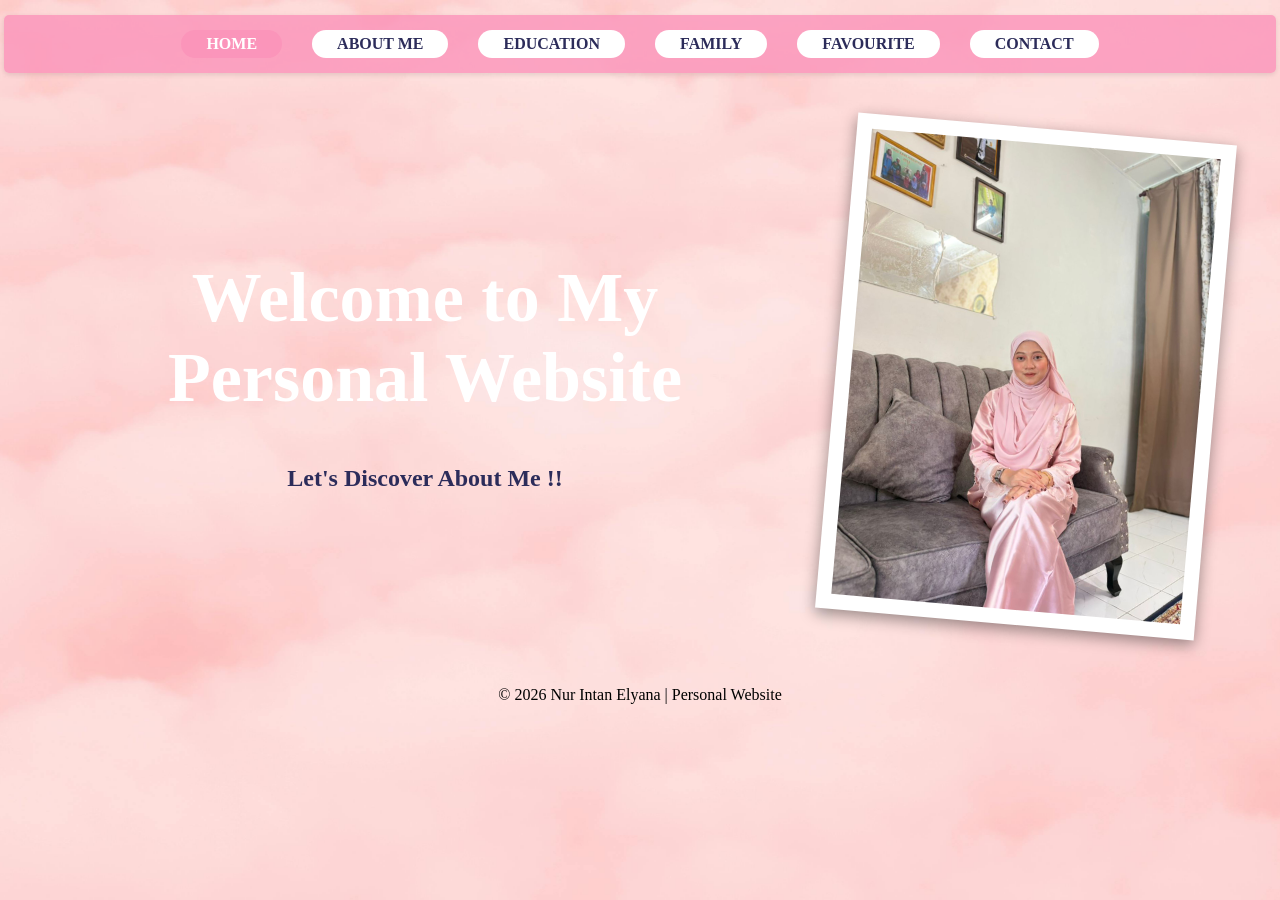
<file: index.html>
<html>
  <head>
    <title>My Personal Website</title>
    <link rel="stylesheet" href="style.css">
  </head>

<body>

<div class="menu-box">
  <div class="navbar">
    <a href="index.html" class="active">HOME</a>
    <a href="about_me.html">ABOUT ME</a>
    <a href="education.html">EDUCATION</a>
    <a href="myfamily.html">FAMILY</a>
    <a href="favourite.html">FAVOURITE</a>
    <a href="contact.html">CONTACT</a>
  </div>
</div>

<div class="hero">

  <div class="hero-text">
    <h1>Welcome to My Personal Website</h1>
    <h2><p>Let's Discover About Me !!</p></h2>
  </div>

  <div class="card">
    <div class="hero-image">
      <img src="images/personal_picture.jpeg" alt="Personal Image">
    </div>
  </div>

</div>
  <footer>
    <p>
       © 2026 Nur Intan Elyana | Personal Website
    </p>
  </footer>
</body>
</html>
</file>
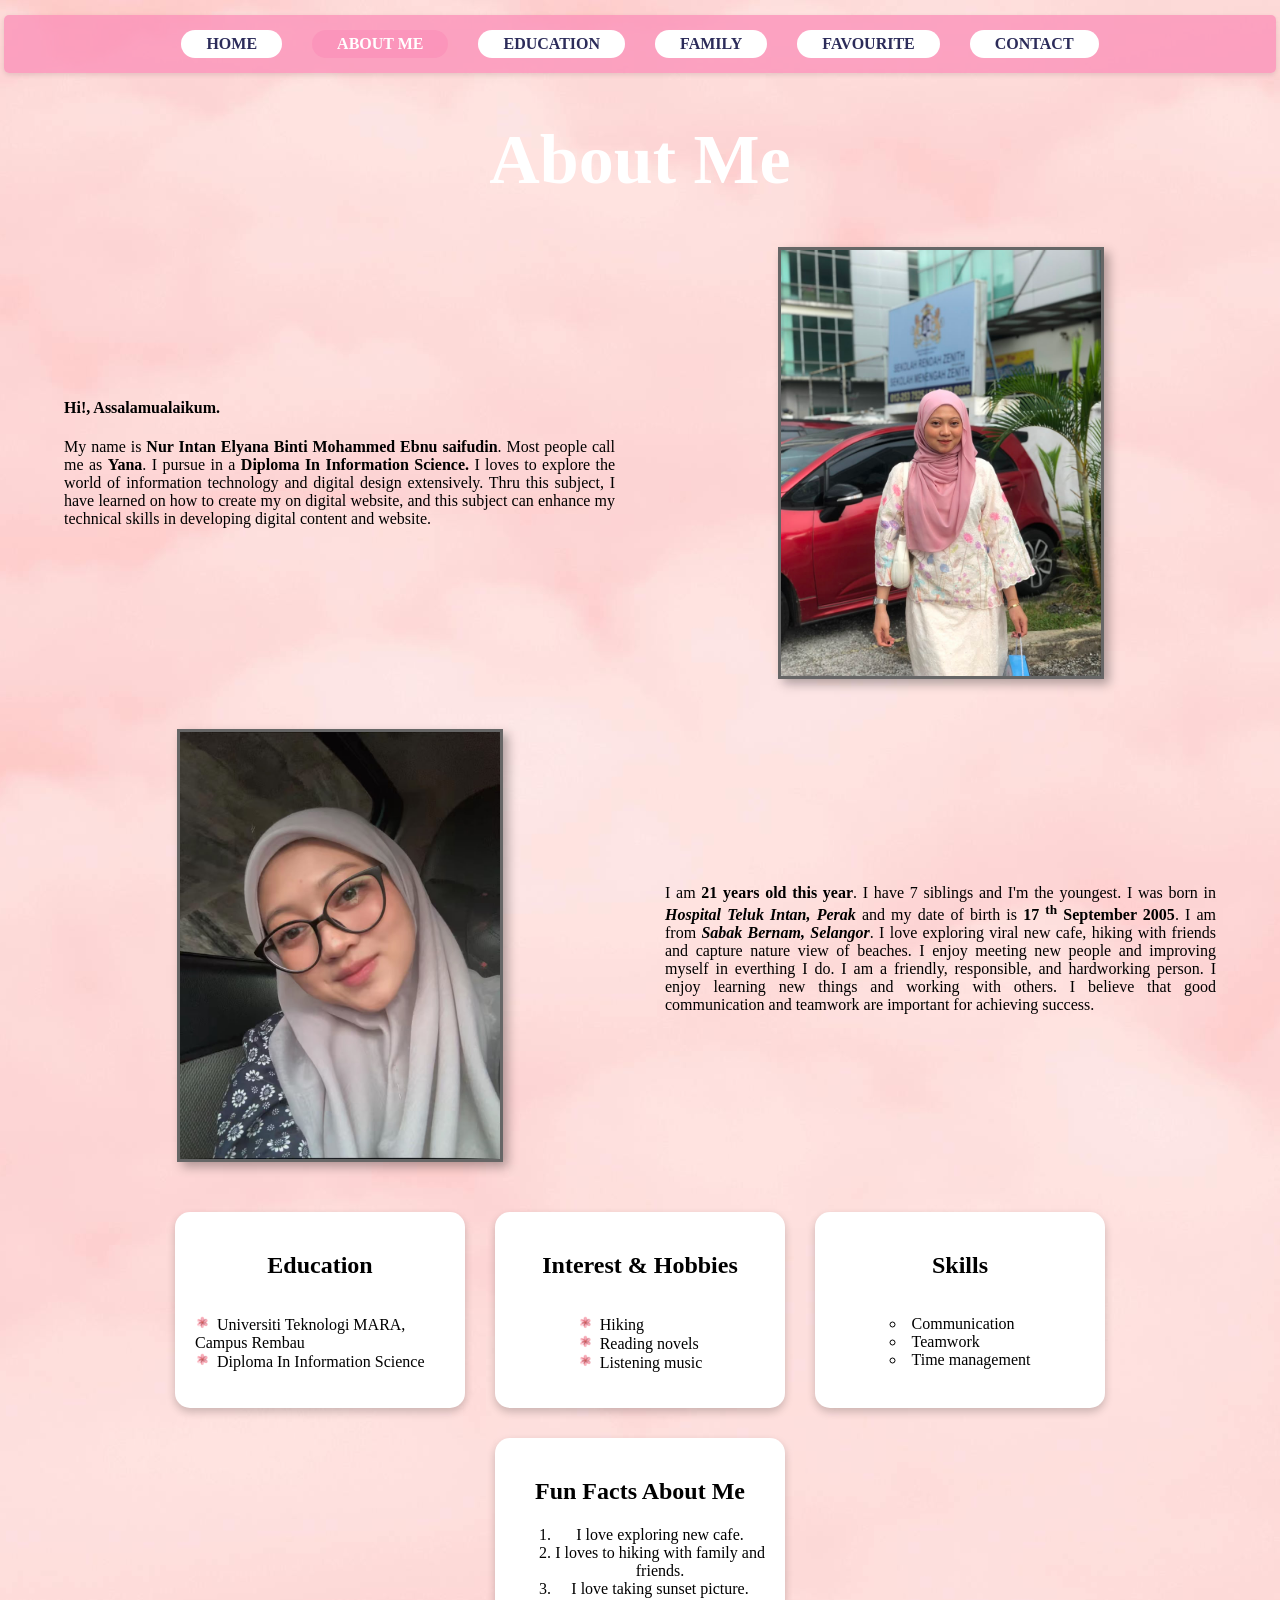
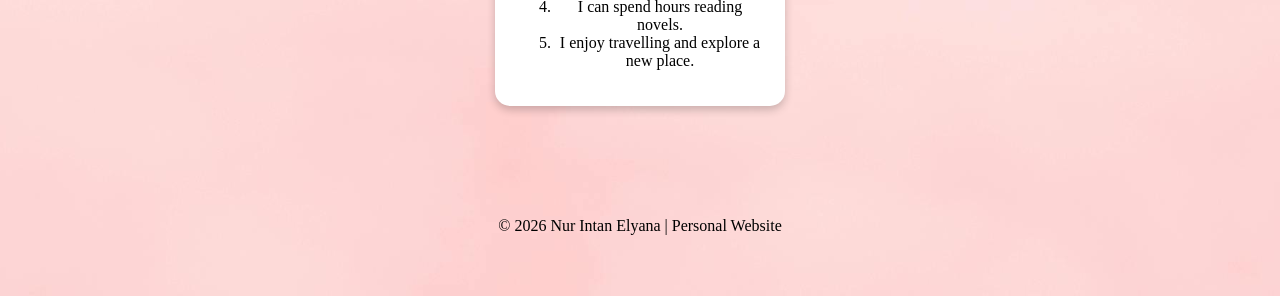
<file: about_me.html>
<html>
  <head>
    <title>About Me</title>
    <link rel="stylesheet" href="style.css">
  </head>

<body>

  <!-- Menu -->
  <div class="menu-box">
    <div class="navbar">
      <a href="index.html">HOME</a>
      <a href="about_me.html" class="active" target="_blank">ABOUT ME</a>
      <a href="education.html">EDUCATION</a>
      <a href="myfamily.html">FAMILY</a>
      <a href="favourite.html">FAVOURITE</a>
      <a href="contact.html">CONTACT</a>
    </div>
  </div>

  <!-- Hero -->
  <div class="hero-about_me">
    <!-- Center -->
    <div class="hero-text">
      <h1>About Me</h1>
    </div>

    <section class="about_me-row">

      <div class="about_me-text">
      <p><b>Hi!, Assalamualaikum.</b></p>
      <h4 style="text-align:justify"></h4>
      <p>
         My name is <b>Nur Intan Elyana Binti Mohammed Ebnu saifudin</b>. Most people call me as <b>Yana</b>. I pursue in a <b>Diploma In Information Science.</b> I loves
        to explore the world of information technology and digital design extensively. Thru this subject, I have learned on how to create my on digital website, and this 
        subject can enhance my technical skills in developing digital content and website.
      </p>
      </div>

        <div class="about_me-img-container">
          <img src="images/yana1.jpeg" alt="Yana Picture 1" class="about_me-img">
        </div>
    </section>
      
    <section class="about_me-row">

      <div class="about_me-img-container">
          <img src="images/yana2.jpeg" alt="Yana Picture 2" class="about_me-img">
      </div>

      <div class="about_me-text">
      <h4 style="text-align:justify"></h4>
      <p>
        I am <b>21 years old this year</b>. I have 7 siblings and I'm the youngest. I was born in <strong><i>Hospital Teluk Intan, Perak</i></strong> and my date of birth is <b>17 <sup>th</sup> September 2005</b>.
        I am from <strong><i>Sabak Bernam, Selangor</i></strong>.
        I love exploring viral new cafe, hiking with friends  and capture nature view of beaches. I enjoy meeting new people and improving myself in everthing I do. 
        I am a friendly, responsible, and hardworking person. I enjoy learning new things and working with others. I believe that good communication and teamwork are important for achieving success.
      </p>
      </div>
    </section>
    
    <div class="about_me-container">
       <!--education-->
      <div class="about_me-box">
      <h2>Education </h2>
        <ul>
            <li style="list-style-image:url(images/flower\ icon.png);">Universiti Teknologi MARA, Campus Rembau</li>
            <li style="list-style-image:url(images/flower\ icon.png);">Diploma In Information Science</li> 
        </ul>
      </div>
      
      <!--interest & hobbies-->
      <div class="about_me-box">
      <h2>Interest & Hobbies</h2>
        <ul>
            <li style="list-style-image:url(images/flower\ icon.png);">Hiking</li>
            <li style="list-style-image:url(images/flower\ icon.png);">Reading novels</li>
            <li style="list-style-image:url(images/flower\ icon.png);">Listening music</li>
        </ul>
      </div>
    
      <!--skills-->
      <div class="about_me-box">
      <h2>Skills</h2>
        <ul type="circle">
            <li>Communication</li>
            <li>Teamwork</li>
            <li>Time management</li>
        </ul>
      </div>

      <!--fun facts-->
      <div class="about_me-box">
      <h2>Fun Facts About Me</h2>
      <h4 style="text-align:justify"></h4>
        <ol>
          <li>I love exploring new cafe.</li>
          <li>I loves to hiking with family and friends.</li>
          <li>I love taking sunset picture.</li>
          <li>I can spend hours reading novels.</li>
          <li>I enjoy travelling and explore a new place.</li>
        </ol>
      </div>
    </div>
     <footer>
    <p>
     © 2026 Nur Intan Elyana | Personal Website
    </p>
    </footer>
</body>
</html>
</file>
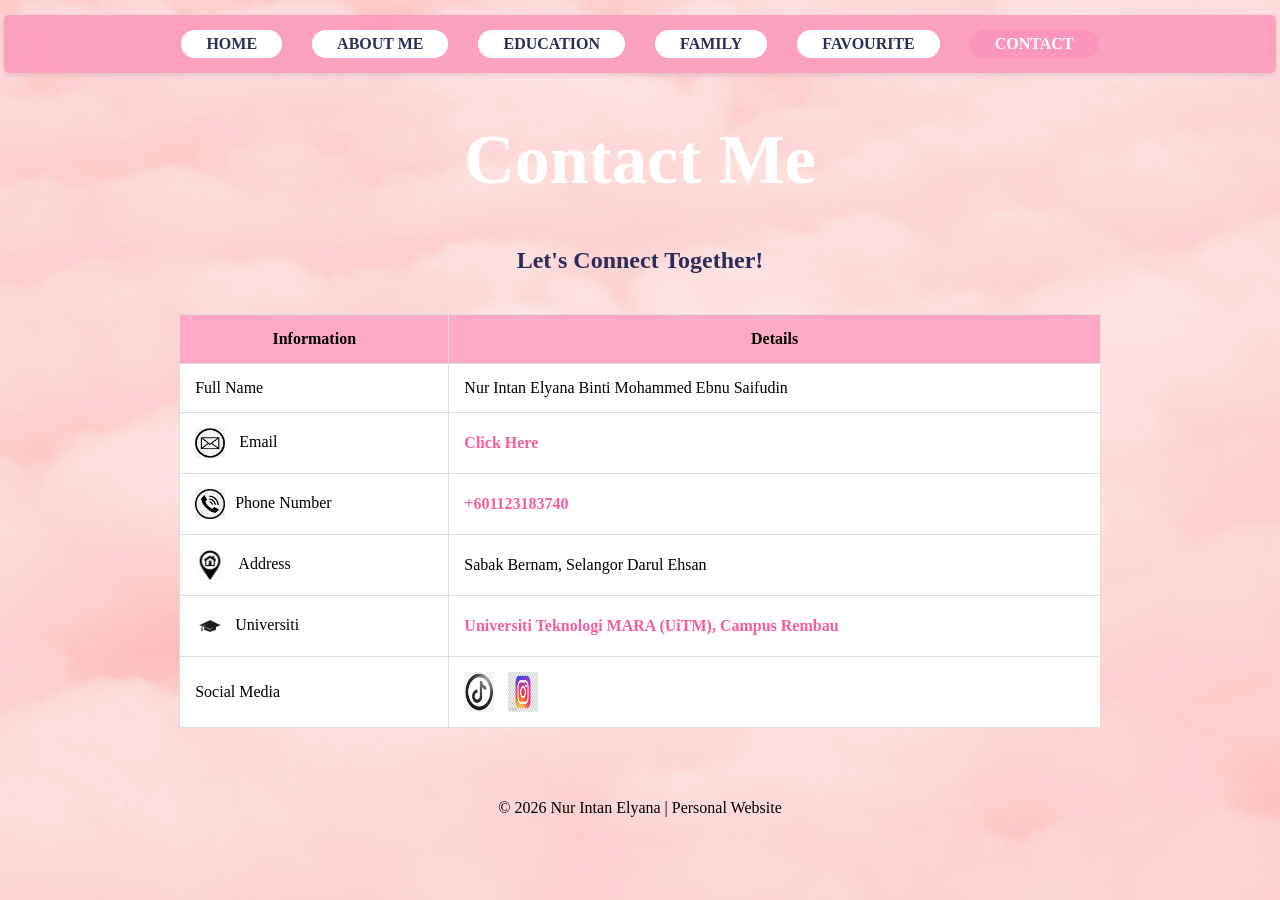
<file: contact.html>
<html>
  <head>
    <title>Contact</title>
    <link rel="stylesheet" href="style.css">
  </head>

<body>

    <!-- Menu -->
    <div class="menu-box">
        <div class="navbar">
            <a href="index.html">HOME</a>
            <a href="about_me.html">ABOUT ME</a>
            <a href="education.html">EDUCATION</a>
            <a href="myfamily.html">FAMILY</a>
            <a href="favourite.html">FAVOURITE</a>
            <a href="contact.html" class="active">CONTACT</a>
        </div>
    </div>

    <!-- Title -->
    <div class="hero-text">
        <h1>Contact Me</h1>
        <h2>Let's Connect Together!</h2>
    </div>

    <!-- Contact Table -->
    <div class="contact-table-container">

        <table class="contact-table">

            <tr>
                <th>Information</th>
                <th>Details</th>
            </tr>

            <tr>
                <td>Full Name</td>
                <td>Nur Intan Elyana Binti Mohammed Ebnu Saifudin</td>
            </tr>

            <tr>
                <td>
                  <img src="images/mail.png" alt="Email Logo" width="30"> Email
                </td>
                <td>
                  <a href="mailto:2024936361@student.uitm.edu.my?body=Hello Elyana.">Click Here</a>
                </td>
            </tr>

            <tr>
                <td>
                  <img src="images/phone.png" alt="Phone Number" width="30">Phone Number
                </td>
                <td>
                    <a href="tel:+601123183740">+601123183740</a>
                </td>
            </tr>

            <tr>
                <td>
                  <img src="images/address.png" alt="Address Logo" width="30"> Address
                </td>
                <td>Sabak Bernam, Selangor Darul Ehsan</td>
            </tr>

            <tr>
                <td>
                  <img src="images/universiti.avif" alt="Universiti Logo" width="30">Universiti
                </td>
                <td>
                    <a href="https://nsembilan.uitm.edu.my/rembau/" target="_blank">Universiti Teknologi MARA (UiTM), Campus Rembau
                </td>
            </tr>

            <tr>
                <td>Social Media</td>
                <td>
                    <a href="https://www.tiktok.com/@eyynaa._0" target="_blank"><img src="images/tt.png" width="40" height="40"></a> 
                    <a href="https://www.instagram.com/elynasfdn?igsh=MW9nZzc0NGlyYXZ0cA==" target="_blank"><img src="images/ig.png" width="40" height="40"></a>  
                </td>
            </tr>

        </table>

    </div>
    <footer>
        <p>
          © 2026 Nur Intan Elyana | Personal Website
        </p>
      </footer>
</body>
</html>
</file>
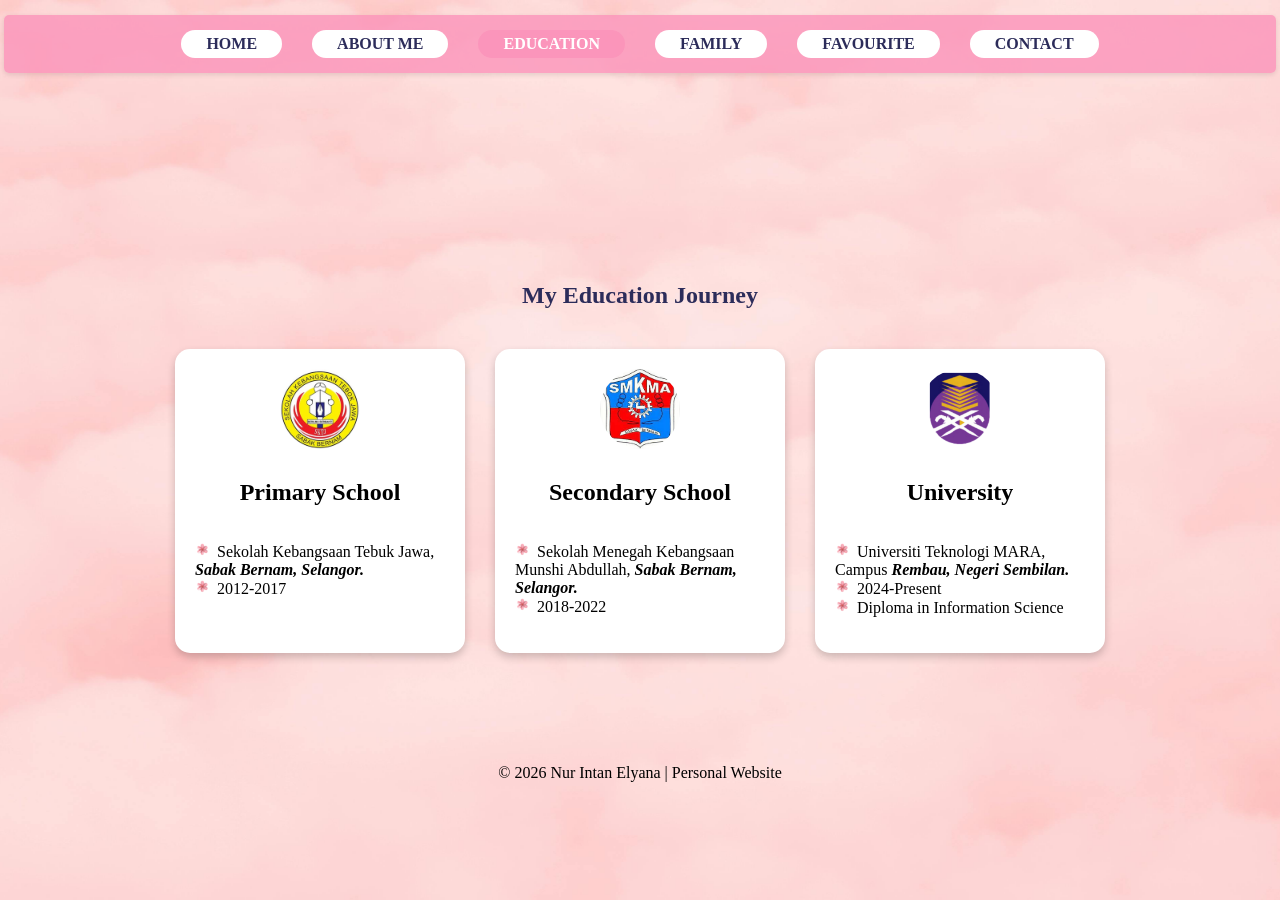
<file: education.html>
<html>
  <head>
    <title>Education</title>
<link rel="stylesheet" href="style.css">
  </head>

<body>

  <!-- Menu -->
  <div class="menu-box">
    <div class="navbar">
      <a href="index.html">HOME</a>
      <a href="about_me.html">ABOUT ME</a>
      <a href="education.html" class="active">EDUCATION</a>
      <a href="myfamily.html">FAMILY</a>
      <a href="favourite.html">FAVOURITE</a>
      <a href="contact.html">CONTACT</a>
    </div>
  </div>

  <!-- Center -->
    <div class="hero-text">
      <marquee><h1 style="text-align:center">Education</h1></marquee>
    </div>

    <div class="hero-text">
      <h2 style="text-align:center">My Education Journey</h2>
    </div>

    <div class="education-container">
      
      <!--Primary School-->
      <div class="education-box">
        <a href="https://www.facebook.com/people/SK-TEBOK-JAWA/100054616681979/#" target="_blank">
        <img src="images/logo sktj.jpg" class="school-logo">
        </a>
      <h2>Primary School</h2>
          <ul>
              <li style="list-style-image:url(images/flower\ icon.png);">Sekolah Kebangsaan Tebuk Jawa, <strong><i>Sabak Bernam, Selangor.</strong></i></li>
              <li style="list-style-image:url(images/flower\ icon.png);">2012-2017</li>
          </ul>
      </div>

      <!--Secondary School-->
      <div class="education-box">
        <a href="https://smkmasb.blogspot.com/" target="_blank">
        <img src="images/logo smk munshi.jpeg" class="school-logo">
        </a>
      <h2>Secondary School</h2>
          <ul>
              <li style="list-style-image:url(images/flower\ icon.png);">Sekolah Menegah Kebangsaan Munshi Abdullah, <strong><i>Sabak Bernam, Selangor.</strong></i></li>
              <li style="list-style-image:url(images/flower\ icon.png);">2018-2022</li>
          </ul>
      </div>

      <!--University-->
      <div class="education-box">
        <a href="https://nsembilan.uitm.edu.my/rembau/" target="_blank">
        <img src="images/logo uitm.png" class="school-logo">
        </a>
      <h2>University</h2>
          <ul>
              <li style="list-style-image:url(images/flower\ icon.png);">Universiti Teknologi MARA, Campus <strong><i>Rembau, Negeri Sembilan.</strong></i></li>
              <li style="list-style-image:url(images/flower\ icon.png);">2024-Present</li>
              <li style="list-style-image:url(images/flower\ icon.png);">Diploma in Information Science</li>
          </ul>
      </div>
    </div>
    <footer>
        <p>
          © 2026 Nur Intan Elyana | Personal Website
        </p>
      </footer>
</body>
</html>
</file>
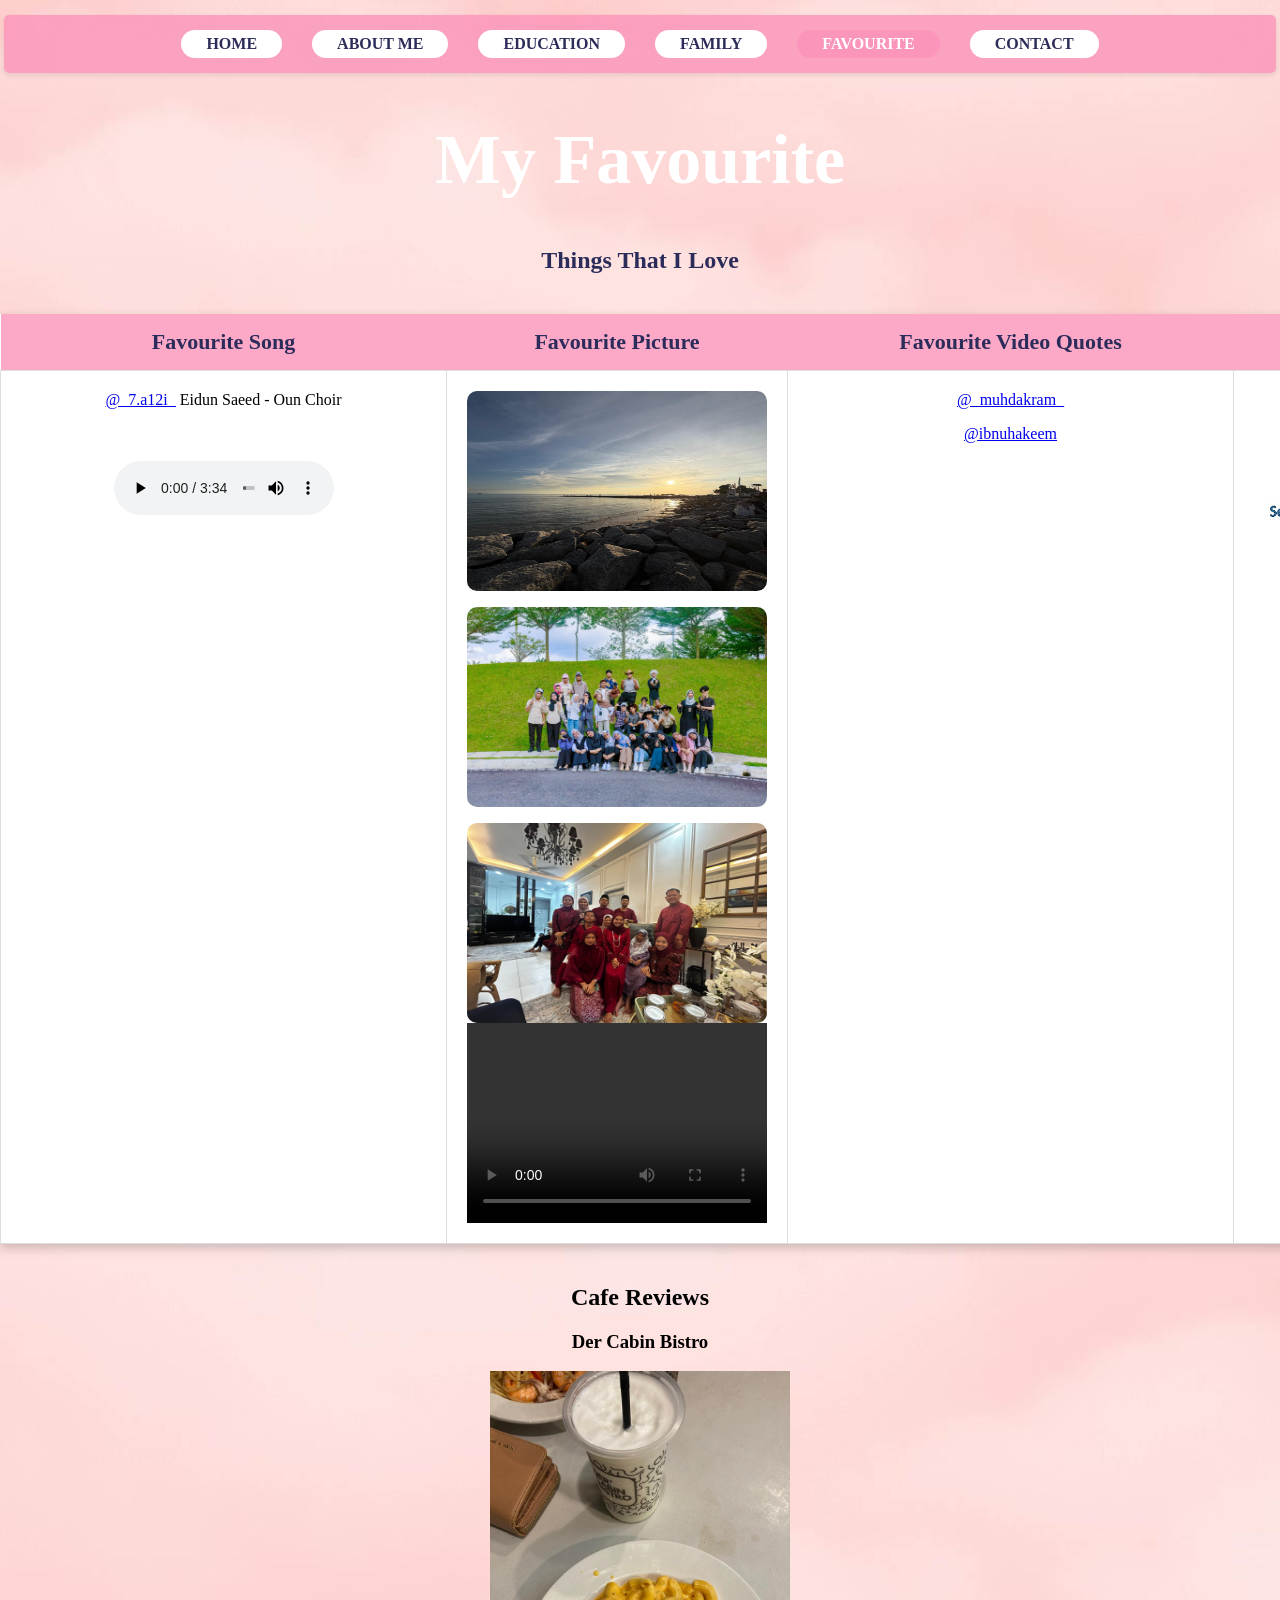
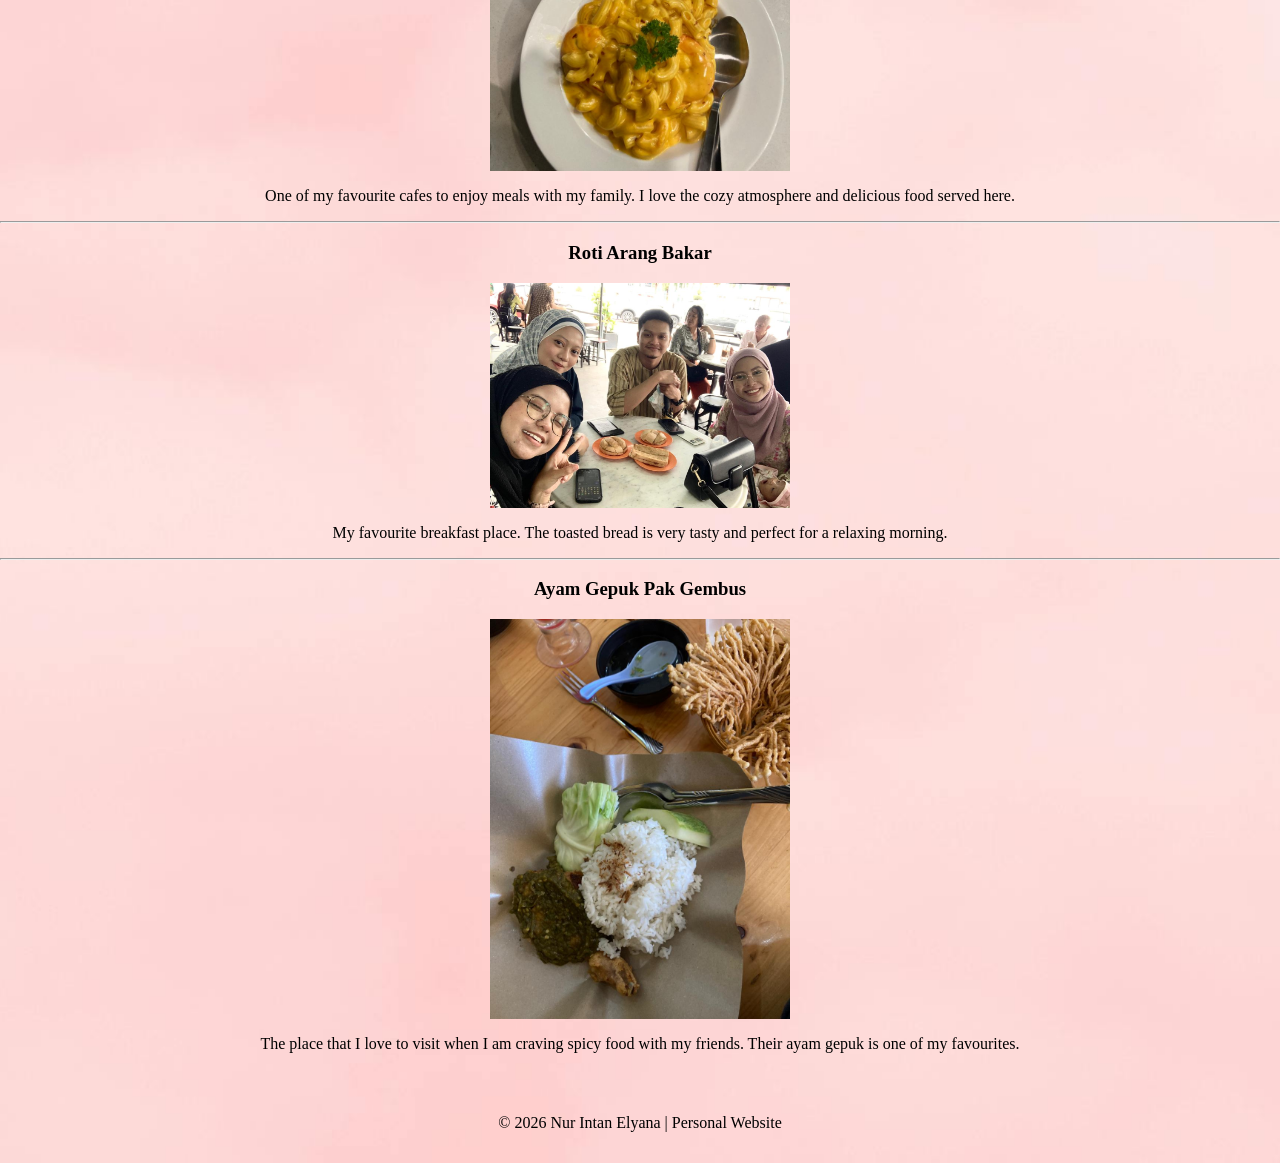
<file: favourite.html>
<html>
<head>
  <title>My Favourite</title>
  <link rel="stylesheet" href="style.css">
</head>

<body>

  <!-- Menu -->
  <div class="menu-box">
    <div class="navbar">
      <a href="index.html">HOME</a>
      <a href="about_me.html">ABOUT ME</a>
      <a href="education.html">EDUCATION</a>
      <a href="myfamily.html">FAMILY</a>
      <a href="favourite.html" class="active">FAVOURITE</a>
      <a href="contact.html">CONTACT</a>
    </div>
  </div>

  <!-- Page Title -->
  <div class="hero-text">
    <h1>My Favourite</h1>
    <h2>Things That I Love</h2>
  </div>

  <!-- Favourite Table -->
  <table class="favourite-table">
    <tr>
      <th>Favourite Song</th>
      <th>Favourite Picture</th>
      <th>Favourite Video Quotes</th>
      <th>Cafe Hunting</th>
    </tr>

    <tr>
      <!-- Favourite Song -->
      <td align="center">
        <blockquote class="tiktok-embed"
          cite="https://www.tiktok.com/@_7.a12i_/video/7645499612014382343"
          data-video-id="7645499612014382343"
          style="max-width: 605px; min-width: 325px;">
          <section>
            <a target="_blank" title="@_7.a12i_" href="https://www.tiktok.com/@_7.a12i_?refer=embed">@_7.a12i_</a>
            Eidun Saeed - Oun Choir
          </section>
        </blockquote>
        <script async src="https://www.tiktok.com/embed.js"></script>

        <br><br>

        <audio controls>
          <source src="audio/traveler.mp3" type="audio/mpeg">
          Your browser does not support the audio element.
        </audio>
      </td>

      <!-- Favourite Picture -->
      <td align="center">
        <img src="images/pantai.jpeg" width="300" height="200" alt="Beach Picture">
        <p><img src="images/classmate.jpeg" width="300" height="200" alt="Classmate Picture"></p>
        <img src="images/family.jpeg" width="300" height="200" alt="Family Picture">
        <video width="300" height="200" controls>
          <source src="video/friends.mp4" type="video/mp4">
        </video>
      </td>

      <!-- Favourite Video Quotes -->
      <td align="center">
        <blockquote class="tiktok-embed"
          cite="https://www.tiktok.com/@_muhdakram_/video/7528612399398554888"
          data-video-id="7528612399398554888"
          style="max-width: 605px; min-width: 325px;">
          <section>
            <a target="_blank" title="@_muhdakram_" href="https://www.tiktok.com/@_muhdakram_?refer=embed">@_muhdakram_</a>
          </section>
        </blockquote>
        <script async src="https://www.tiktok.com/embed.js"></script>

        <p>
          <blockquote class="tiktok-embed"
            cite="https://www.tiktok.com/@ibnuhakeem/video/7373988474178800903"
            data-video-id="7373988474178800903"
            style="max-width: 605px; min-width: 325px;">
            <section>
              <a target="_blank" title="@ibnuhakeem" href="https://www.tiktok.com/@ibnuhakeem?refer=embed">@ibnuhakeem</a>
            </section>
          </blockquote>
          <script async src="https://www.tiktok.com/embed.js"></script>
        </p>
      </td>

      <!-- Cafe Hunting with Image Map -->
      <td align="center">
        <h3>My Cafe Hunting Journey</h3>
        <p><b>Click on the map to visit the cafe website!</b></p>

        <img src="images/map.jpeg" alt="Malaysia Cafe Map" usemap="#cafe-map" width="350">

        <map name="cafe-map">
          <!-- Der Cabin Bistro -->
          <area target="_blank" alt="Der Cabin Bistro" title="Der Cabin Bistro" href="https://www.dercabin.com.my/" coords="304,158,299,166,305,173,301,180,294,182,290,188,293,196,291,202,291,209,287,215,295,226,301,231,307,236,315,236,323,242,338,252,352,263,371,274,383,286,390,304,399,296,415,290,425,287,438,287,447,288,447,279,449,269,465,278,471,288,479,294,481,284,478,268,471,256,465,244,459,224,449,205,442,189,431,176,430,160,421,180,401,174,351,164,333,150,325,142,316,134,308,136" shape="poly">

          <!-- Roti Arang Bakar -->
          <area target="_blank" alt="Roti Arang Bakar" title="Roti Arang Bakar" href="https://kedaiikanbakarnearme.my/roti-bakar-arang-fadzil-house/" coords="229,181,248,172,263,172,275,173,281,176,285,186,285,195,283,204,283,210,275,210,265,206,254,202,243,199" shape="poly">

          <!-- Ayam Gepuk Pak Gembus -->
          <area target="_blank" alt="Ayam Gepuk Pak Gembus" title="Ayam Gepuk Pak Gembus" href="https://ayamgepukpakgembus.com.my/outlets/" coords="139,64,162,59,182,68,188,80,188,94,186,109,175,114,167,110,160,105" shape="poly">
        </map>
      </td>
    </tr>
  </table>

  <!-- Cafe Review Section -->
  <div class="cafe-review" align="center">
    <h2>Cafe Reviews</h2>

    <h3>Der Cabin Bistro</h3>
    <img src="images/dercabin.jpeg" width="300" alt="Der Cabin Bistro">
    <p>One of my favourite cafes to enjoy meals with my family. I love the cozy atmosphere and delicious food served here.</p>

    <hr>

    <h3>Roti Arang Bakar</h3>
    <img src="images/rotirangbakar.jpeg" width="300" alt="Roti Arang Bakar">
    <p>My favourite breakfast place. The toasted bread is very tasty and perfect for a relaxing morning.</p>

    <hr>

    <h3>Ayam Gepuk Pak Gembus</h3>
    <img src="images/pakgembus.jpeg" width="300" alt="Ayam Gepuk Pak Gembus">
    <p>The place that I love to visit when I am craving spicy food with my friends. Their ayam gepuk is one of my favourites.</p>
  </div>

  <!-- Footer -->
  <footer>
    <p>© 2026 Nur Intan Elyana | Personal Website</p>
  </footer>

</body>
</html>
</file>
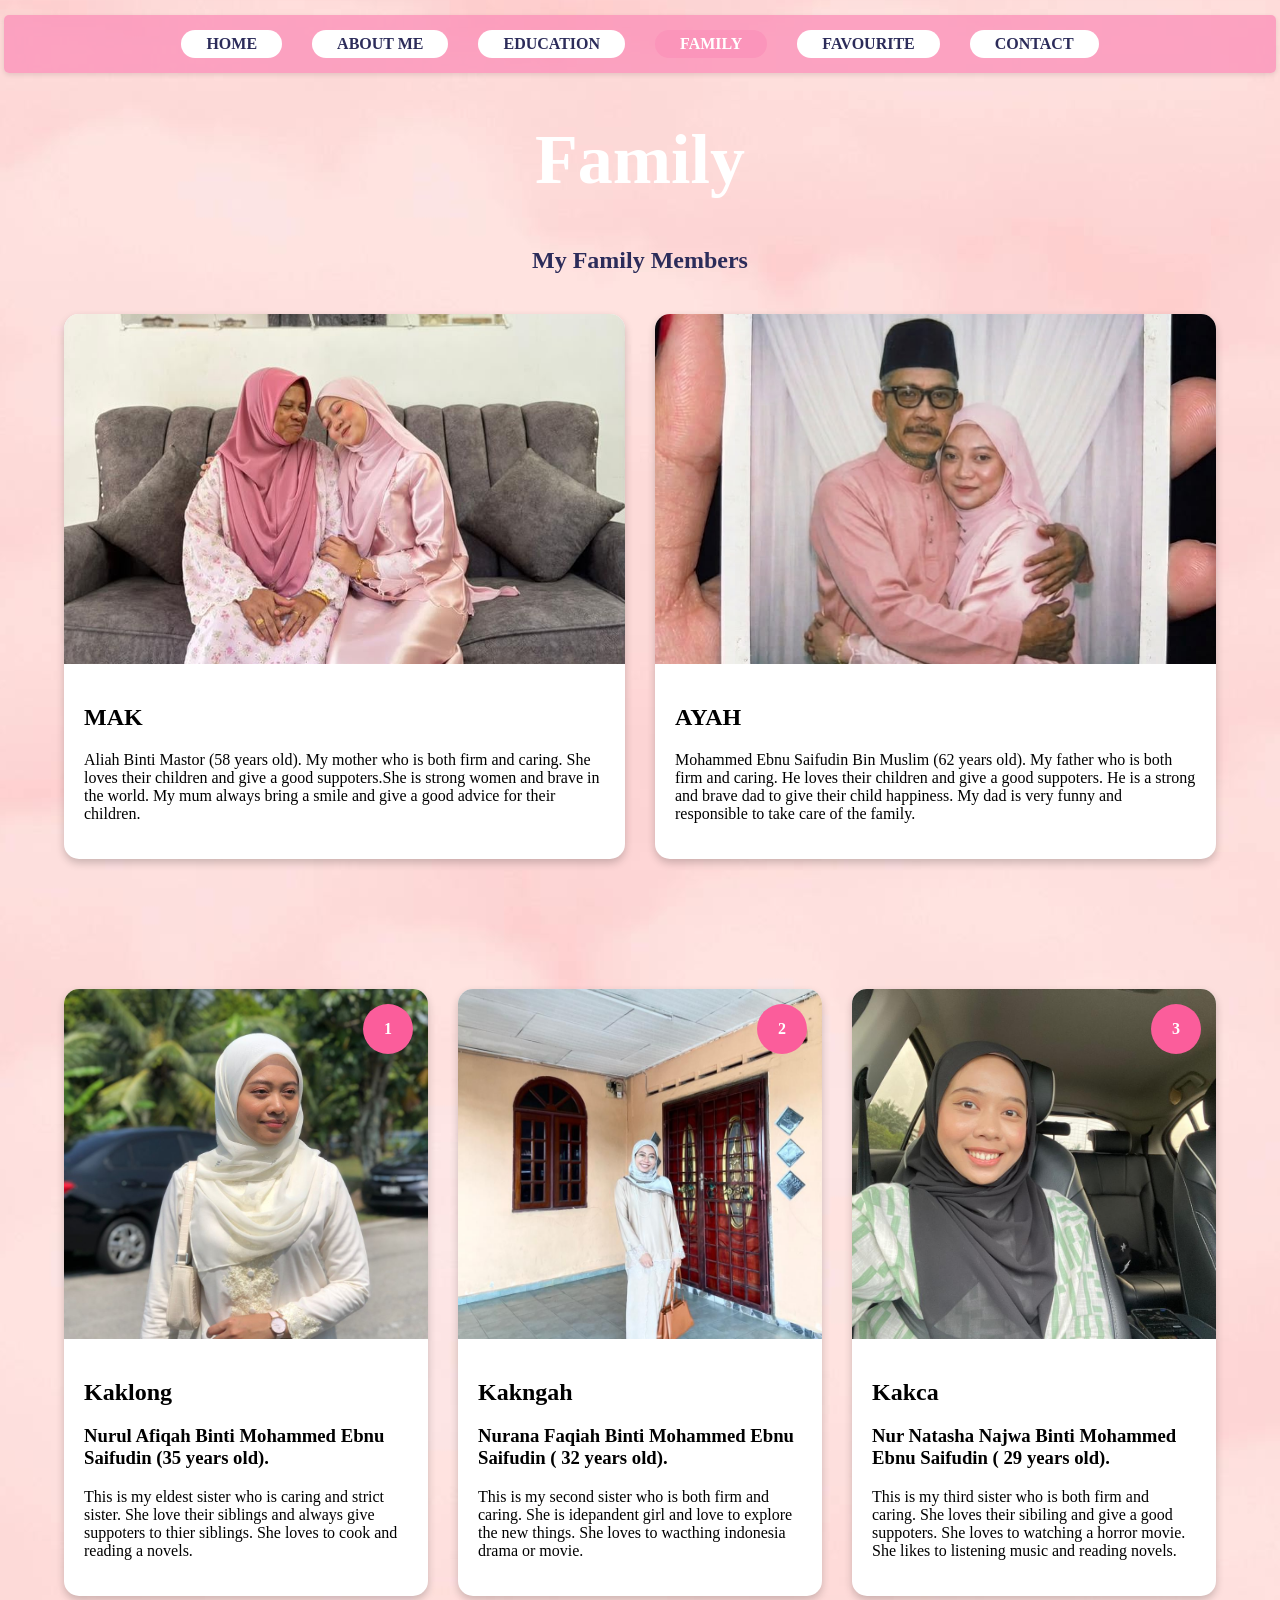
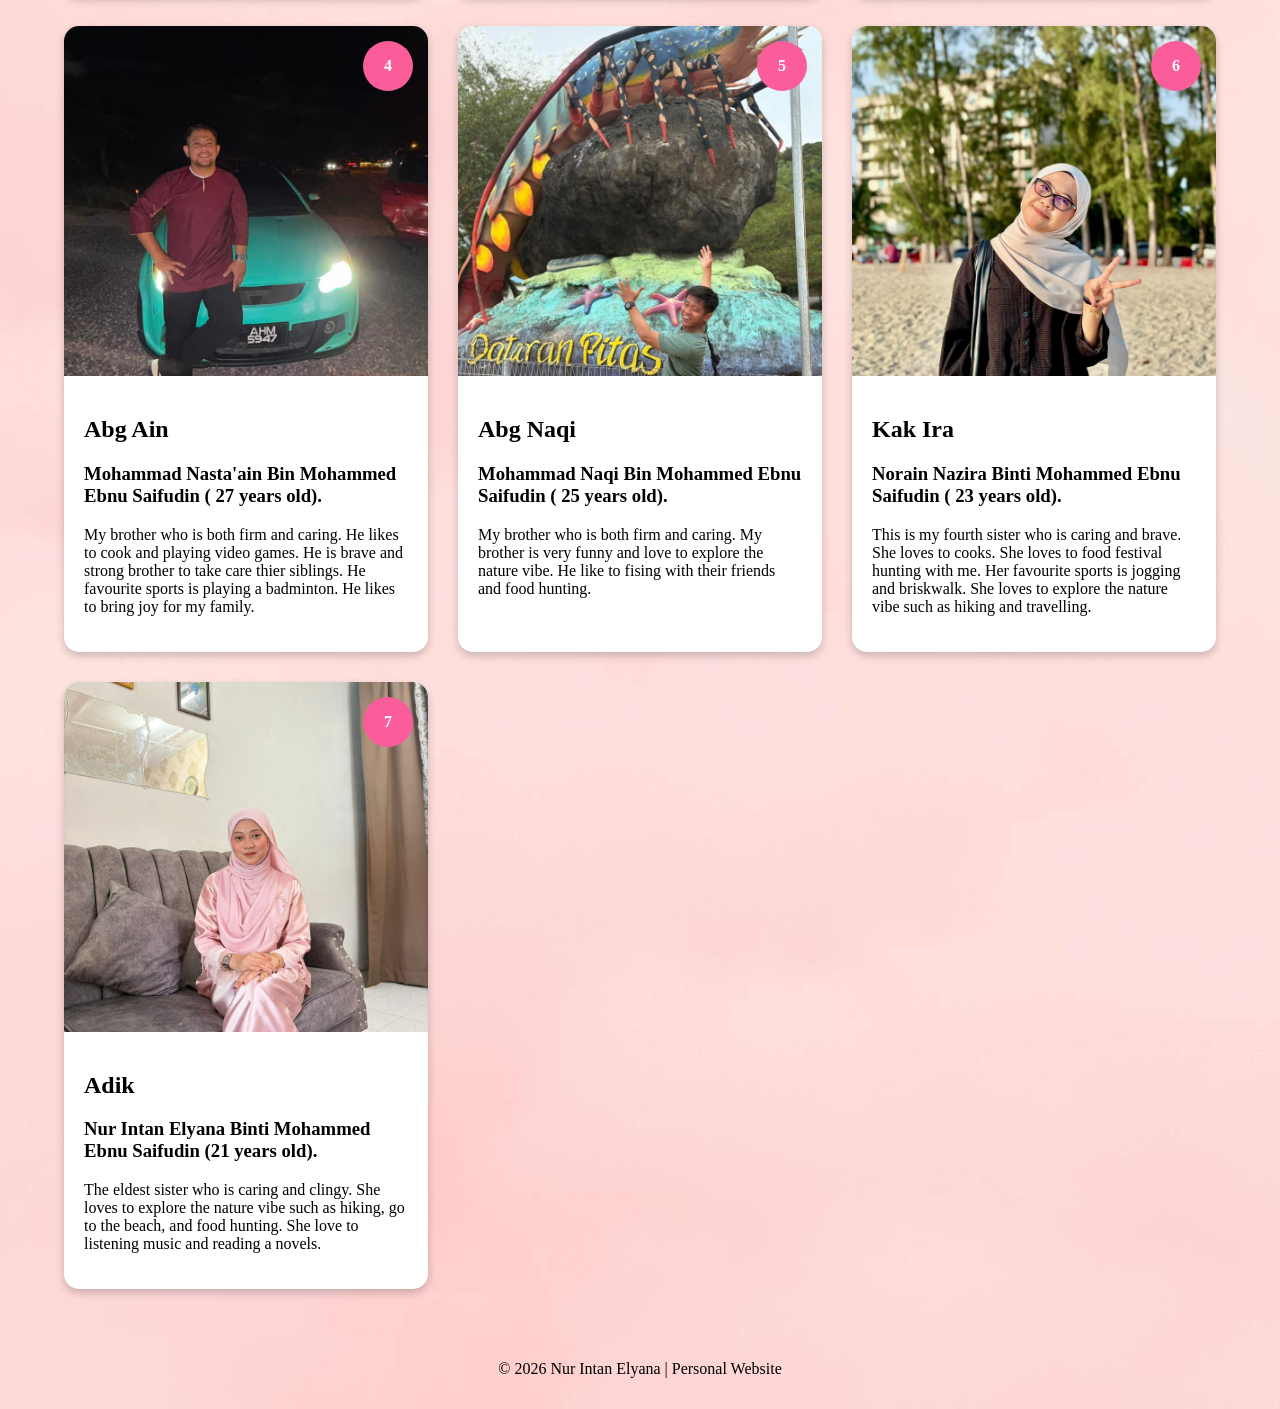
<file: myfamily.html>
<html>
  <head>
  <title>Test Family</title>
<link rel="stylesheet" href="style.css">
  </head>

<body>

  <!-- Menu -->
  <div class="menu-box">
    <div class="navbar">
      <a href="index.html">HOME</a>
      <a href="about_me.html">ABOUT ME</a>
      <a href="education.html">EDUCATION</a>
      <a href="myfamily.html" class="active">FAMILY</a>
      <a href="favourite.html">FAVOURITE</a>
      <a href="contact.html">CONTACT</a>
    </div>
  </div>

  <!-- Center -->
    <div class="hero-text">
      <h1 style="text-align:center">Family</h1>
    </div>

    <div class="hero-text">
      <h2 style="text-align:center">My Family Members</h2>
    </div>

     <!--Parents Section-->
    <div class="parents-section">
        <!--mak-->
        <div class="parents-box">
            <img src="images/family.mak.jpeg" alt="Mak">
            <div class="parents-content">
                <h2>MAK</h2>
                <p>
                Aliah Binti Mastor (58 years old).
                My mother who is both firm and caring. She loves their children and give a good suppoters.She is strong women and brave in the world. 
                My mum always bring a smile and give a good advice for their children.
                </p>
            </div>
        </div>

        <!--ayah-->
        <div class="parents-box">
            <img src="images/family.ayah1.jpeg" alt="Ayah">
            <div class="parents-content">
                <h2>AYAH</h2>
                <p>
                Mohammed Ebnu Saifudin Bin Muslim (62 years old).
                My father who is both firm and caring. He loves their children and give a good suppoters. He is a strong and brave dad to give their child happiness. 
                My dad is very funny and responsible to take care of the family.
                </p>
            </div>
        </div>
    </div>

    <div class="family-container"></div>

    <!--Sibling Section-->
    <div class="sibling-section">
        <!--sibling 1-->
        <div class="sibling-box">
            <div class="number-badge badge-1">1</div>
            <img src="images/family.along.jpeg" alt="Kaklong">
            <div class="sibling-content">
                <h2>Kaklong</h2>
                <h3>Nurul Afiqah Binti Mohammed Ebnu Saifudin (35 years old).</h3>
                <p>This is my eldest sister who is caring and strict sister. She love their siblings and always give suppoters to thier siblings.
                  She loves to cook and reading a novels.
                </p>
            </div>
        </div>

        <!--sibling 2-->
        <div class="sibling-box">
            <div class="number-badge badge-2">2</div>
            <img src="images/family.angah.jpeg" alt="Kakngah">
            <div class="sibling-content">
                <h2>Kakngah</h2>
                <h3>Nurana Faqiah Binti Mohammed Ebnu Saifudin ( 32 years old).</h3>
                <p>This is my second sister who is both firm and caring. She is idepandent girl and love to explore the new things. 
                  She loves to wacthing indonesia drama or movie.
                </p>
            </div>
        </div>

        <!--sibling 3-->
        <div class="sibling-box">
            <div class="number-badge badge-3">3</div>
            <img src="images/family.aca.jpeg" alt="Kakca">
            <div class="sibling-content">
                <h2>Kakca</h2>
                <h3>Nur Natasha Najwa Binti Mohammed Ebnu Saifudin ( 29 years old).</h3>
                <p>This is my third sister who is both firm and caring. She loves their sibiling and give a good suppoters. She loves to watching a horror movie.
                  She likes to listening music and reading novels.
                </p>
            </div>
        </div>

        <!--sibling 4-->
        <div class="sibling-box">
            <div class="number-badge badge-4">4</div>
            <img src="images/family.ain.jpeg" alt="Abang Ain">
            <div class="sibling-content">
                <h2>Abg Ain</h2>
                <h3>Mohammad Nasta'ain Bin Mohammed Ebnu Saifudin ( 27 years old).</h3>
                <p>My brother who is both firm and caring. He likes to cook and playing video games. He is brave and strong brother to take care thier siblings.
                  He favourite sports is playing a badminton. He likes to bring joy for my family.
                </p>
            </div>
        </div>

        <!--sibling 5-->
        <div class="sibling-box">
            <div class="number-badge badge-5">5</div>
            <img src="images/family.akib.jpeg" alt="Abang Naqi">
            <div class="sibling-content">
                <h2>Abg Naqi</h2>
                <h3>Mohammad Naqi Bin Mohammed Ebnu Saifudin ( 25 years old).</h3>
                <p>My brother who is both firm and caring. My brother is very funny and love to explore the nature vibe. He like to fising with their friends and food hunting.

                </p>
            </div>
        </div>

        <!--sibling 6-->
        <div class="sibling-box">
            <div class="number-badge badge-6">6</div>
            <img src="images/family.ira.jpeg" alt="Kak Ira">
            <div class="sibling-content">
                <h2>Kak Ira</h2>
                <h3>Norain Nazira Binti Mohammed Ebnu Saifudin ( 23 years old).</h3>
                <p>This is my fourth sister who is caring and brave. She loves to cooks. She loves to food festival hunting with me. Her favourite sports is jogging and briskwalk.
                  She loves to explore the nature vibe such as hiking and travelling. </p>
            </div>
        </div>

        <!--sibling 7-->
        <div class="sibling-box">
            <div class="number-badge badge-7">7</div>
            <img src="images/personal_picture.jpeg" alt="Adik">
            <div class="sibling-content">
                <h2>Adik</h2>
                <h3>Nur Intan Elyana Binti Mohammed Ebnu Saifudin (21 years old).</h3>
                <p>The eldest sister who is caring and clingy. She loves to explore the nature vibe such as hiking, go to the beach, and food hunting.
                  She love to listening music and reading a novels. 
                </p>
            </div>
        </div>
    </div>
<footer>
        <p>
          © 2026 Nur Intan Elyana | Personal Website
        </p>
      </footer>
</body>
</html>
</file>
<file: style.css>
/* BODY */
body{
    margin:0;
    background:url(images/background.jpg);
    background-size:cover;
    background-position:center;
    font-family:Georgia, serif;
}

/* MENU */
.menu-box{
    margin:15px auto;
    width:97%;
    background:#fb92bac9;
    padding:15px;
    border-radius:5px;
    box-shadow:0 2px 5px rgba(0,0,0,0.1);
}

.navbar{
    display:flex;
    justify-content:center;
    gap:30px;
    flex-wrap:wrap;
}

.navbar a{
    text-decoration:none;
    color:#2c2c5a;
    font-weight:bold;
    background:white;
    padding:5px 25px;
    border-radius:20px;
    transition:0.3s;
}

.navbar a:hover{
    transform:translateY(-2px);
}

.navbar a.active{
    background:#fb92bac9;
    color:white;
}

/* HERO */
.hero{
    width:90%;
    margin:30px auto;
    display:flex;
    justify-content: space-between;
    align-items: center;
    gap:50px;
}
.hero-about_me{
    width:90%;
    margin:30px auto;
    display:block;
    justify-content: space-between;
    align-items: center;
    gap:50px;
}

.hero-text h1{
    font-size:70px;
    color:white;
    text-align:center;
}

.hero-text h2{
    text-align:center;
    color:#2c2c5a;
}

.about_me-row {
  display: flex;
  flex-direction: space-between; 
  gap: 50px;
  margin-bottom: 50px;
  align-items: center;
}

.about_me-text {
  flex: 1;
}

.about_me-text p {
  margin-bottom: 15px;
  text-align: justify;
  font-size: 16px;
}

.about_me-img-container {
  flex: 1;
  display: flex;
  justify-content: center;
  width:250px;
}

.about_me-img {
  width: 100%;
  max-width: 320px; 
  height: auto;
  border:3px solid #666;
  box-shadow: 5px 5px 10px rgba(0,0,0,0.3);
}

.about_me-img2{
    width:400px;
    height:auto;
}

/*  IMAGE CARD */
.card{
    background: white;
    padding:15px;
    transform:rotate(5deg);
    box-shadow: 0px 5px 15px rgba(0,0,0,0.4);
    margin-left: auto;
    margin-top: 25px;
}
.card:hover{
    transform:translateY(-2px);
}

.hero-image img{
  width:350px;
  display:block;
}


/* GENERAL BOX */
.education-box,
.about_me-box,
.family-box,
.parents-box,
.contact-box,
.sibling-box{
    background:white;
    border-radius:15px;
    box-shadow:0 4px 8px rgba(0,0,0,0.2);
}

/* CONTAINER */
.education-container,
.about_me-container,
.contact-container,
.family-container{
    display:flex;
    justify-content:center;
    gap:30px;
    flex-wrap:wrap;
    margin-top:40px;
    padding-bottom:50px;
}

/* EDUCATION */
.education-box{
    width:250px;
    padding:20px;
    text-align:center;
}

.education-box:hover{
    transform:translateY(-8px);
}

.school-logo{
    width:80px;
    height:80px;
    object-fit:cover;
    border-radius:50%;
    margin-bottom:10px;
}

/* ABOUT ME */
.about_me-box{
    width:250px;
    padding:20px;
    text-align:center;
}

.about_me-box ul,
.contact-box ul,
.education-box ul{
    list-style-position:inside;
    padding-left:0;
    text-align:left;
    display:inline-block;
}

/* PARENTS */
.parents-section{
    display:grid;
    grid-template-columns:repeat(2,1fr);
    gap:30px;
    width:90%;
    margin:40px auto;
}

.parents-box{
    overflow:hidden;
}

.parents-box img{
    width:100%;
    height:350px;
    object-fit:cover;
}

.parents-content{
    padding:20px;
}

.parents-box:hover{
    transform:translateY(-8px);
}

/* SIBLINGS */
.sibling-section{
    width:90%;
    margin:40px auto;
    display:grid;
    grid-template-columns:repeat(3,1fr);
    gap:30px;
}

.sibling-box{
    position:relative;
    overflow:hidden;
}

.sibling-box img{
    width:100%;
    height:350px;
    object-fit:cover;
}

.sibling-content{
    padding:20px;
}

.sibling-box:hover{
    transform:translateY(-8px);
}

.number-badge{
    position:absolute;
    top:15px;
    right:15px;
    width:50px;
    height:50px;
    border-radius:50%;
    background:#fb5d9b;
    color:white;
    display:flex;
    justify-content:center;
    align-items:center;
    font-weight:bold;
}

/* CONTACT TABLE */
.contact-table-container{
    width:90%;
    margin:40px auto;
    display:flex;
    justify-content:center;
}

.contact-table{
    width:80%;
    background:white;
    border-collapse:collapse;
}

.contact-table, .contact-table th, .contact-table td{
    border:1px solid #ddd;
}

.contact-table th{
    background: #fb92bac9;
    padding:15px;
}

.contact-table td{
    padding:15px;
}

.contact-table td img{
    width:30px;
    vertical-align: middle;
    margin-right:10px;
    transition:0.3s;
}

.contact-table td img:hover{
    opacity:0.7;
    transform: scale(1.1);
}
.contact-table tr:hover{
    background:#ffe4ef;
}

.contact-table a{
    text-decoration:none;
    color:#fb5d9b;
    font-weight:bold;
}

.contact-table a:hover{
    text-decoration:underline;
}

/* FAVOURITE TABLE */
.favourite-table{
    width:90%;
    margin:40px auto;
    border-collapse:collapse;
    background:white;
    box-shadow:0 4px 10px rgba(0,0,0,0.2);
}

.favourite-table th{
    background:#fb92bac9;
    color:#2c2c5a;
    padding:15px;
    font-size:22px;
}

.favourite-table td{
    padding:20px;
    border:1px solid #ddd;
    vertical-align:top;
    text-align:center;
}

.favourite-table tr:hover{
    background:#ffe4ef;
}

.favourite-table img{
    border-radius:10px;
}

.favourite-table audio{
    width:220px;
}

/* CAFE REVIEW SECTION */
.cafe-review-section{
    width:90%;
    margin:50px auto;
    display:flex;
    flex-direction:column;
    gap:30px;
}

.cafe-review-card{
    background:white;
    border-radius:15px;
    box-shadow:0 4px 10px rgba(0,0,0,0.2);
    padding:25px;
    text-align:center;
}

.cafe-review-card h2{
    color:#2c2c5a;
    margin-bottom:15px;
}

.cafe-review-card img{
    width:300px;
    max-width:100%;
    border-radius:12px;
    margin-bottom:15px;
}

.cafe-review-card p{
    max-width:700px;
    margin:0 auto;
    line-height:1.6;
}

footer{
    text-align:center;
    padding:15px;
    margin-top:30px;
}
/* RESPONSIVE */
@media(max-width:768px){

    .hero-text h1{
        font-size:45px;
    }

    .parents-section{
        grid-template-columns:1fr;
    }

    .sibling-section{
        grid-template-columns:1fr;
    }

  .about_me-row {
    flex-direction:column;
    text-align: center; 
  }
}
</file>
